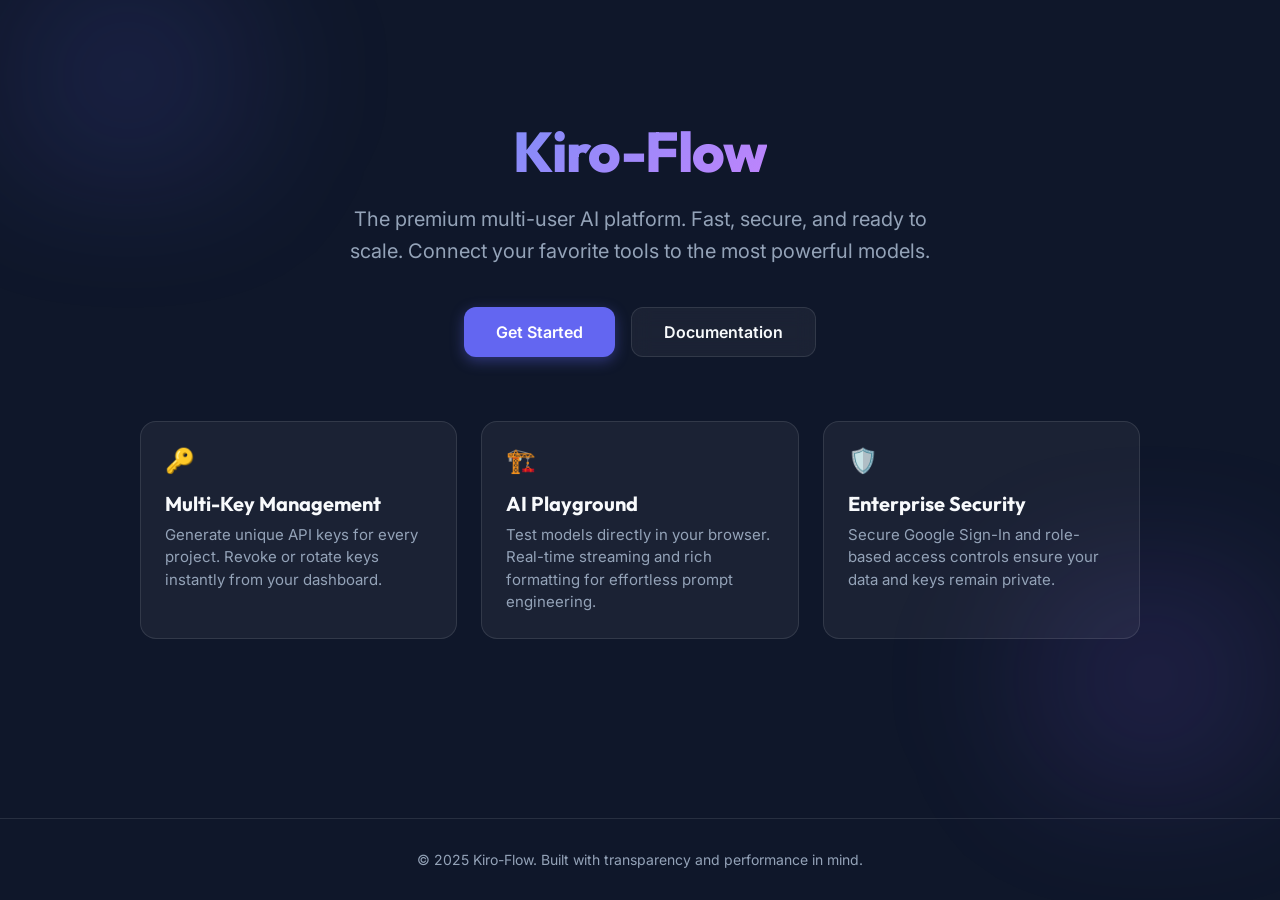
<file: static/index.html>
<!DOCTYPE html>
<html lang="en">
<head>
    <meta charset="UTF-8">
    <meta name="viewport" content="width=device-width, initial-scale=1.0">
    <title>Kiro-Flow - AI Platform</title>
    <link rel="preconnect" href="https://fonts.googleapis.com">
    <link rel="preconnect" href="https://fonts.gstatic.com" crossorigin>
    <link href="https://fonts.googleapis.com/css2?family=Inter:wght@400;600;800&family=Outfit:wght@400;700&display=swap" rel="stylesheet">
    <style>
        :root {
            --primary: #6366f1;
            --primary-hover: #4f46e5;
            --bg: #0f172a;
            --text: #f8fafc;
            --text-dim: #94a3b8;
            --glass: rgba(255, 255, 255, 0.05);
            --glass-border: rgba(255, 255, 255, 0.1);
        }

        * {
            margin: 0;
            padding: 0;
            box-sizing: border-box;
        }

        body {
            font-family: 'Inter', sans-serif;
            background-color: var(--bg);
            color: var(--text);
            overflow-x: hidden;
            display: flex;
            flex-direction: column;
            min-height: 100vh;
        }

        .hero {
            flex: 1;
            display: flex;
            flex-direction: column;
            align-items: center;
            justify-content: center;
            padding: 2rem;
            position: relative;
            z-index: 1;
        }

        .hero::before {
            content: '';
            position: absolute;
            top: -10%;
            left: -10%;
            width: 40%;
            height: 40%;
            background: radial-gradient(circle, rgba(99, 102, 241, 0.15) 0%, transparent 70%);
            z-index: -1;
            filter: blur(50px);
        }

        .hero::after {
            content: '';
            position: absolute;
            bottom: -10%;
            right: -10%;
            width: 40%;
            height: 40%;
            background: radial-gradient(circle, rgba(139, 92, 246, 0.15) 0%, transparent 70%);
            z-index: -1;
            filter: blur(50px);
        }

        .logo {
            font-family: 'Outfit', sans-serif;
            font-size: 3.5rem;
            font-weight: 800;
            background: linear-gradient(135deg, #818cf8 0%, #c084fc 100%);
            -webkit-background-clip: text;
            background-clip: text;
            -webkit-text-fill-color: transparent;
            margin-bottom: 1rem;
            letter-spacing: -0.02em;
        }

        .tagline {
            font-size: 1.25rem;
            color: var(--text-dim);
            max-width: 600px;
            text-align: center;
            line-height: 1.6;
            margin-bottom: 2.5rem;
        }

        .cta-group {
            display: flex;
            gap: 1rem;
        }

        .btn {
            padding: 0.875rem 2rem;
            border-radius: 0.75rem;
            font-weight: 600;
            text-decoration: none;
            transition: all 0.2s cubic-bezier(0.4, 0, 0.2, 1);
            font-size: 1rem;
            display: inline-flex;
            align-items: center;
            gap: 0.5rem;
        }

        .btn-primary {
            background-color: var(--primary);
            color: white;
            box-shadow: 0 4px 14px 0 rgba(99, 102, 241, 0.39);
        }

        .btn-primary:hover {
            background-color: var(--primary-hover);
            transform: translateY(-2px);
            box-shadow: 0 6px 20px rgba(99, 102, 241, 0.23);
        }

        .btn-secondary {
            background-color: var(--glass);
            color: var(--text);
            border: 1px solid var(--glass-border);
            backdrop-filter: blur(10px);
        }

        .btn-secondary:hover {
            background-color: rgba(255, 255, 255, 0.08);
            transform: translateY(-2px);
        }

        .features {
            display: grid;
            grid-template-columns: repeat(auto-fit, minmax(280px, 1fr));
            gap: 1.5rem;
            width: 100%;
            max-width: 1000px;
            margin-top: 4rem;
        }

        .feature-card {
            background: var(--glass);
            border: 1px solid var(--glass-border);
            padding: 1.5rem;
            border-radius: 1rem;
            transition: all 0.3s ease;
        }

        .feature-card:hover {
            border-color: var(--primary);
            transform: translateY(-5px);
            background: rgba(255, 255, 255, 0.07);
        }

        .feature-icon {
            font-size: 1.5rem;
            margin-bottom: 1rem;
            display: block;
        }

        .feature-title {
            font-family: 'Outfit', sans-serif;
            font-size: 1.25rem;
            font-weight: 700;
            margin-bottom: 0.5rem;
        }

        .feature-desc {
            color: var(--text-dim);
            font-size: 0.9375rem;
            line-height: 1.5;
        }

        footer {
            padding: 2rem;
            text-align: center;
            color: var(--text-dim);
            font-size: 0.875rem;
            border-top: 1px solid var(--glass-border);
            margin-top: 4rem;
        }

        @media (max-width: 640px) {
            .logo { font-size: 2.5rem; }
            .cta-group { flex-direction: column; width: 100%; max-width: 300px; }
            .btn { justify-content: center; }
        }
    </style>
</head>
<body>
    <div class="hero">
        <h1 class="logo">Kiro-Flow</h1>
        <p class="tagline">The premium multi-user AI platform. Fast, secure, and ready to scale. Connect your favorite tools to the most powerful models.</p>
        
        <div class="cta-group">
            <a href="/dashboard" class="btn btn-primary">Get Started</a>
            <a href="https://github.com/jwadow/kiro-gateway" target="_blank" class="btn btn-secondary">Documentation</a>
        </div>

        <div class="features">
            <div class="feature-card">
                <span class="feature-icon">🔑</span>
                <h3 class="feature-title">Multi-Key Management</h3>
                <p class="feature-desc">Generate unique API keys for every project. Revoke or rotate keys instantly from your dashboard.</p>
            </div>
            <div class="feature-card">
                <span class="feature-icon">🏗️</span>
                <h3 class="feature-title">AI Playground</h3>
                <p class="feature-desc">Test models directly in your browser. Real-time streaming and rich formatting for effortless prompt engineering.</p>
            </div>
            <div class="feature-card">
                <span class="feature-icon">🛡️</span>
                <h3 class="feature-title">Enterprise Security</h3>
                <p class="feature-desc">Secure Google Sign-In and role-based access controls ensure your data and keys remain private.</p>
            </div>
        </div>
    </div>

    <footer>
        <p>&copy; 2025 Kiro-Flow. Built with transparency and performance in mind.</p>
    </footer>
</body>
</html>
</file>
